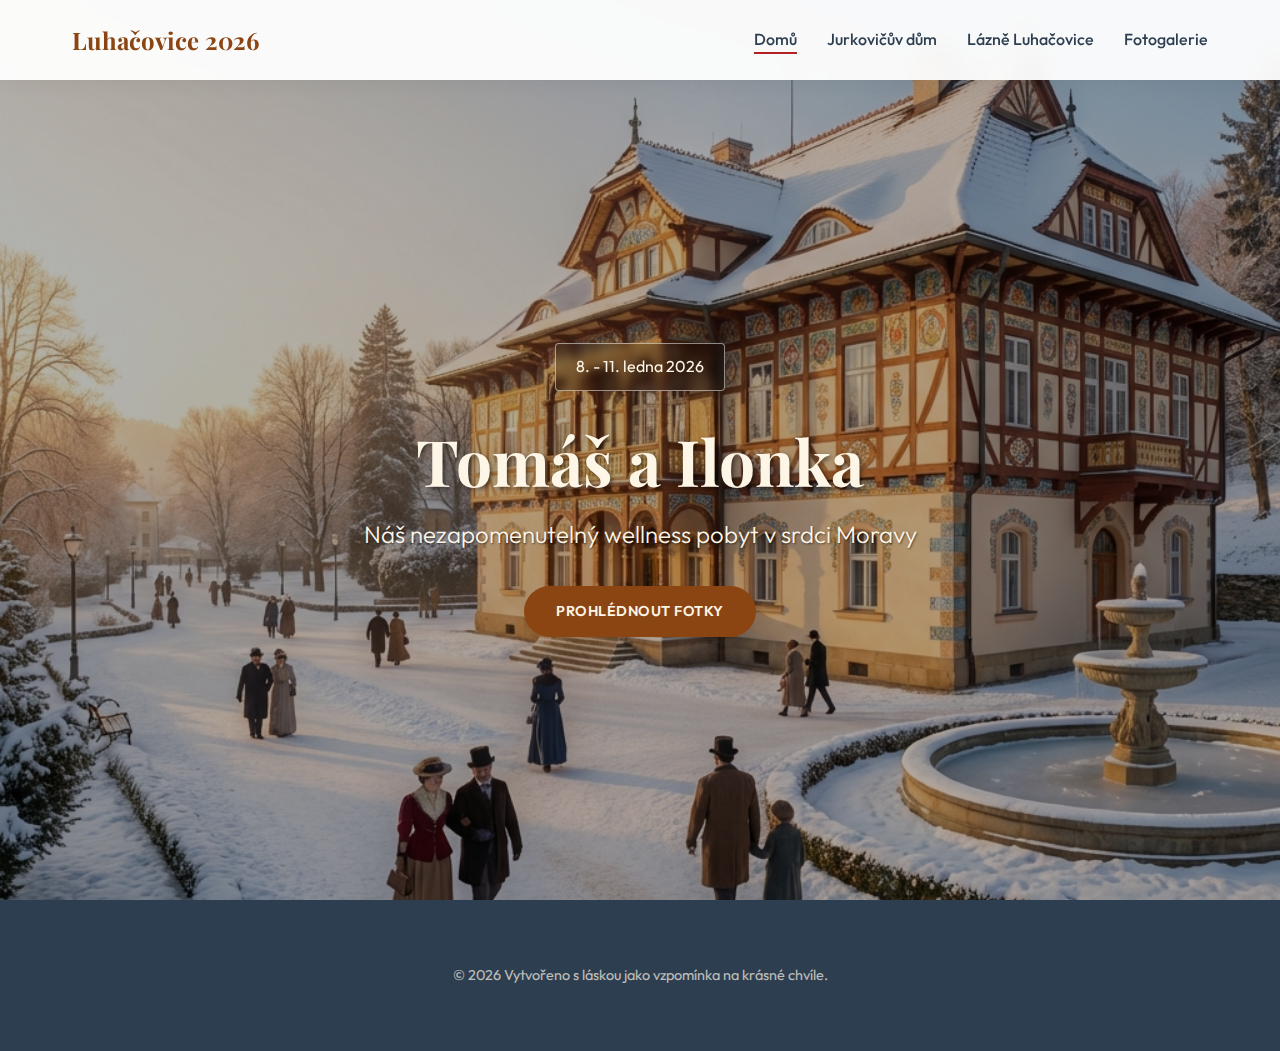
<file: index.html>
<!DOCTYPE html>
<html lang="cs">
<head>
    <meta charset="UTF-8">
    <meta name="viewport" content="width=device-width, initial-scale=1.0">
    <title>Tomáš a Ilonka - Vzpomínka na Luhačovice</title>
    <link rel="stylesheet" href="css/style.css">
    <link rel="icon" type="image/x-icon" href="favicon.ico"> 
</head>
<body>

    <header>
        <div class="container nav-container">
            <a href="index.html" class="logo">Luhačovice 2026</a>
            <nav>
                <ul class="nav-links">
                    <li><a href="index.html" class="active">Domů</a></li>
                    <li><a href="jurkovic.html">Jurkovičův dům</a></li>
                    <li><a href="lazne.html">Lázně Luhačovice</a></li>
                    <li><a href="galerie.html">Fotogalerie</a></li>
                </ul>
            </nav>
        </div>
    </header>

    <main>
        <section class="hero">
            <div class="hero-content">
                <div class="hero-date">8. - 11. ledna 2026</div>
                <h1>Tomáš a Ilonka</h1>
                <p>Náš nezapomenutelný wellness pobyt v srdci Moravy</p>
                <a href="galerie.html" class="btn">Prohlédnout fotky</a>
            </div>
        </section>
    </main>

    <footer>
        <div class="container">
            <p>&copy; 2026 Vytvořeno s láskou jako vzpomínka na krásné chvíle.</p>
        </div>
    </footer>

</body>
</html>
</file>
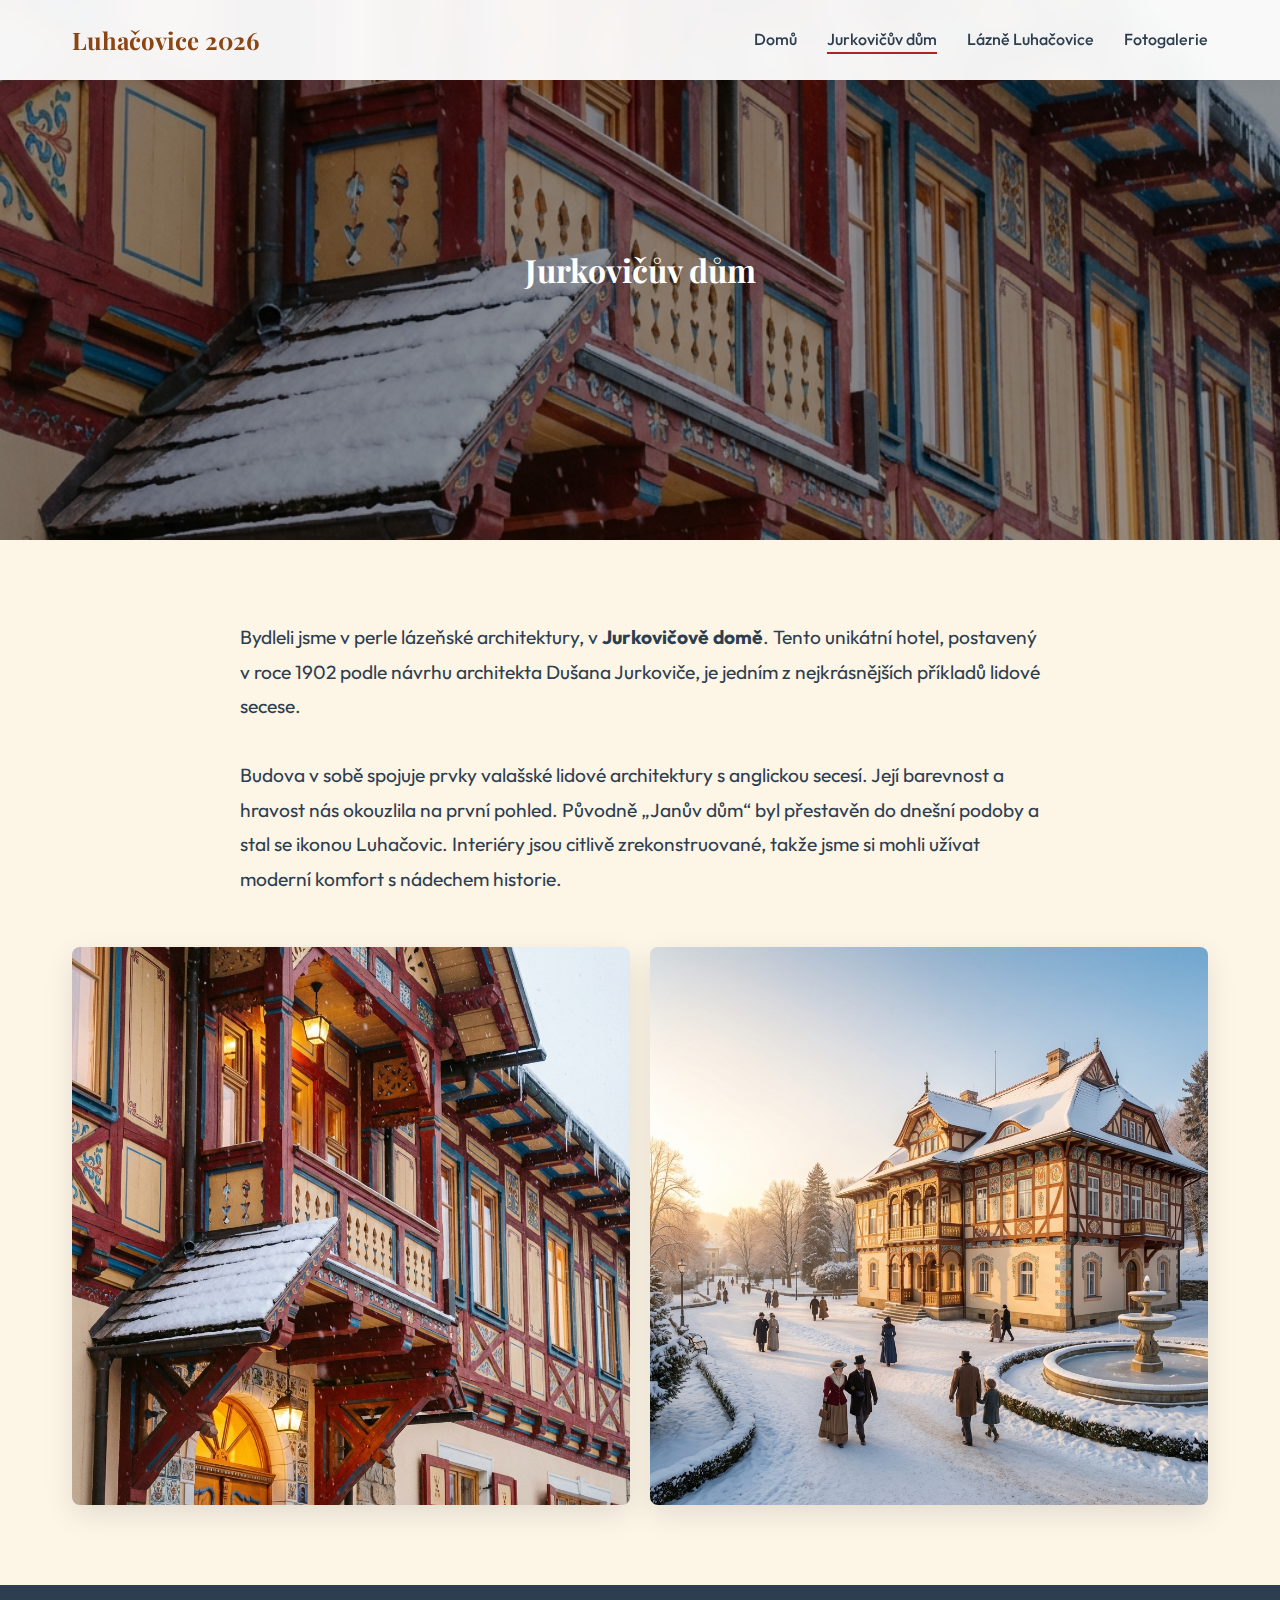
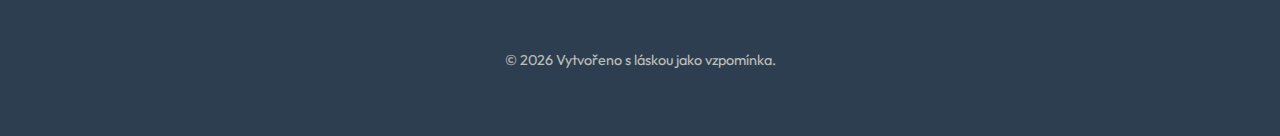
<file: jurkovic.html>
<!DOCTYPE html>
<html lang="cs">

<head>
    <meta charset="UTF-8">
    <meta name="viewport" content="width=device-width, initial-scale=1.0">
    <title>Jurkovičův dům - Luhačovice 2026</title>
    <link rel="stylesheet" href="css/style.css">
</head>

<body>

    <header>
        <div class="container nav-container">
            <a href="index.html" class="logo">Luhačovice 2026</a>
            <nav>
                <ul class="nav-links">
                    <li><a href="index.html">Domů</a></li>
                    <li><a href="jurkovic.html" class="active">Jurkovičův dům</a></li>
                    <li><a href="lazne.html">Lázně Luhačovice</a></li>
                    <li><a href="galerie.html">Fotogalerie</a></li>
                </ul>
            </nav>
        </div>
    </header>

    <main>
        <section class="page-header"
            style="background-image: linear-gradient(rgba(0,0,0,0.4), rgba(0,0,0,0.4)), url('jurkovic_detail_art.png'); height: 60vh; background-size: cover; background-position: center; display: flex; align-items: center; justify-content: center; color: white; text-align: center;">
            <div class="container">
                <h1>Jurkovičův dům</h1>
            </div>
        </section>

        <section class="content-section" style="padding: 80px 0;">
            <div class="container">
                <div class="content-text"
                    style="max-width: 800px; margin: 0 auto; font-size: 1.2rem; line-height: 1.8;">
                    <p>Bydleli jsme v perle lázeňské architektury, v <strong>Jurkovičově domě</strong>. Tento unikátní
                        hotel, postavený v roce 1902 podle návrhu architekta Dušana Jurkoviče, je jedním z
                        nejkrásnějších příkladů lidové secese.</p>
                    <br>
                    <p>Budova v sobě spojuje prvky valašské lidové architektury s anglickou secesí. Její barevnost a
                        hravost nás okouzlila na první pohled. Původně „Janův dům“ byl přestavěn do dnešní podoby a stal
                        se ikonou Luhačovic. Interiéry jsou citlivě zrekonstruované, takže jsme si mohli užívat moderní
                        komfort s nádechem historie.</p>
                </div>

                <div class="image-grid"
                    style="display: grid; grid-template-columns: 1fr 1fr; gap: 20px; margin-top: 50px;">
                    <!-- Using the same art for now, normally would have more variants -->
                    <img src="jurkovic_detail_art.png" alt="Detail architektury"
                        style="width: 100%; border-radius: 8px; box-shadow: var(--card-shadow);">
                    <img src="luha_hero_art.png" alt="Jurkovičův dům v zimě"
                        style="width: 100%; border-radius: 8px; box-shadow: var(--card-shadow);">
                </div>
            </div>
        </section>
    </main>

    <footer>
        <div class="container">
            <p>&copy; 2026 Vytvořeno s láskou jako vzpomínka.</p>
        </div>
    </footer>

</body>

</html>
</file>
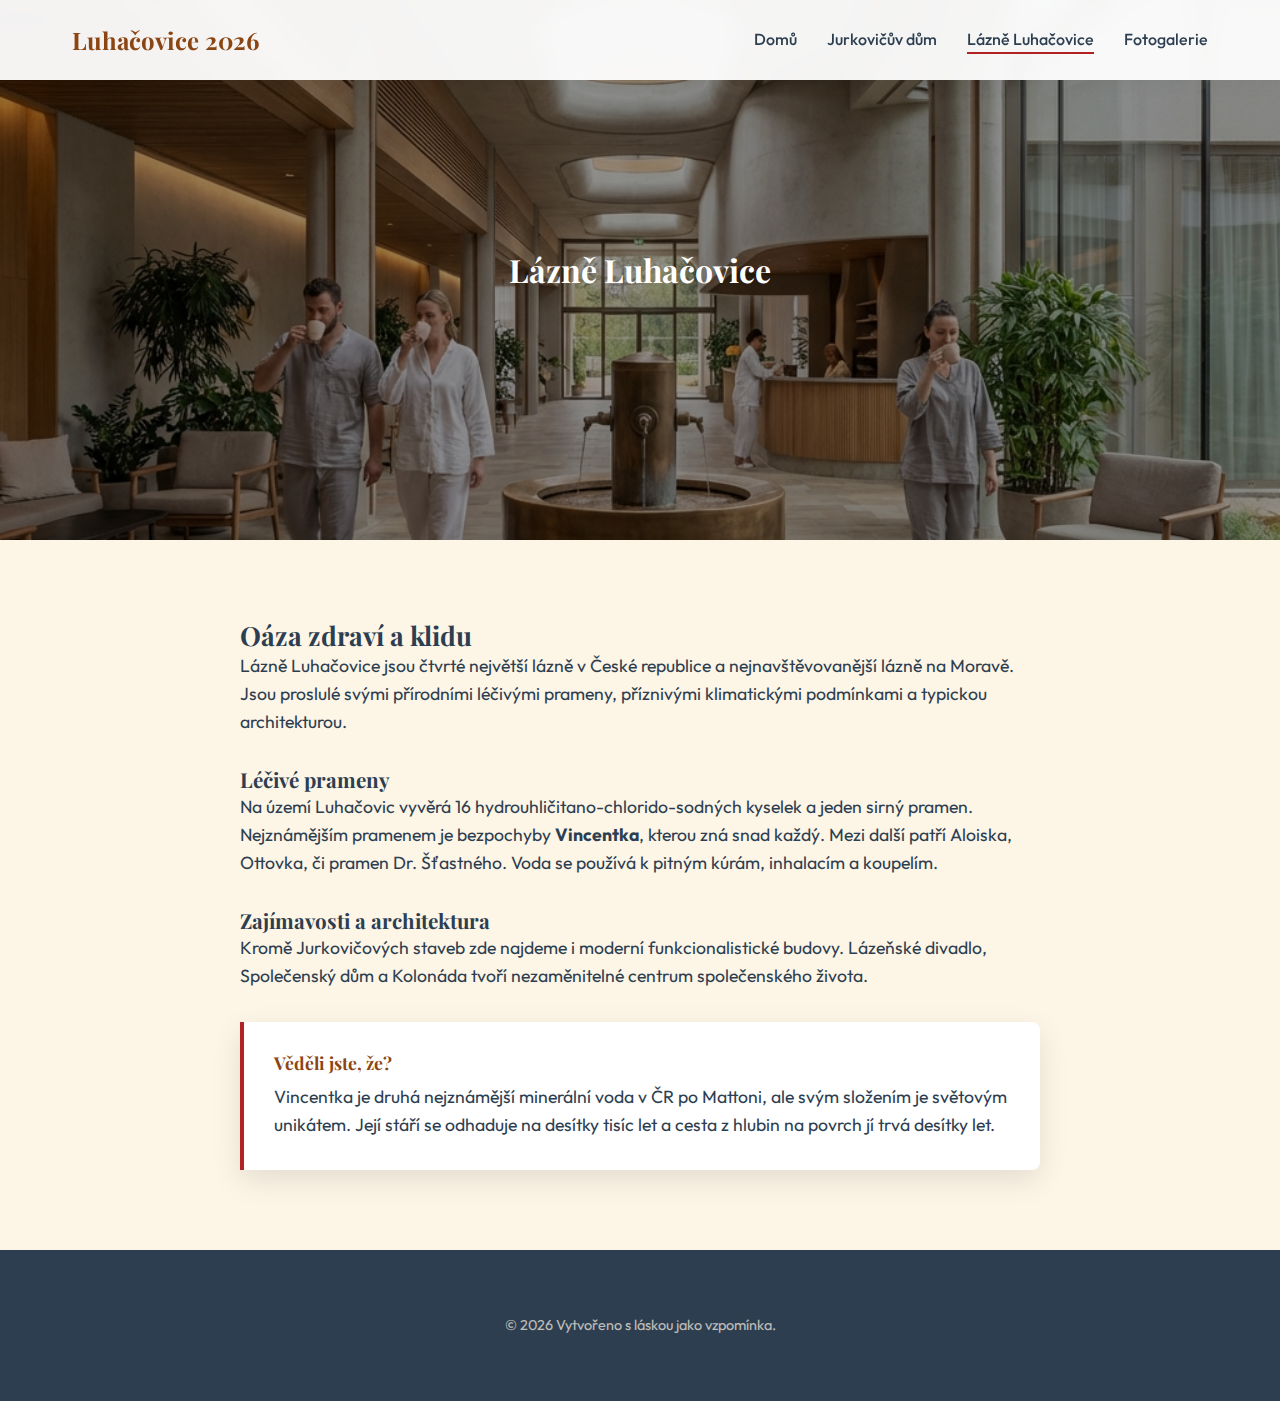
<file: lazne.html>
<!DOCTYPE html>
<html lang="cs">

<head>
    <meta charset="UTF-8">
    <meta name="viewport" content="width=device-width, initial-scale=1.0">
    <title>Lázně Luhačovice - Luhačovice 2026</title>
    <link rel="stylesheet" href="css/style.css">
</head>

<body>

    <header>
        <div class="container nav-container">
            <a href="index.html" class="logo">Luhačovice 2026</a>
            <nav>
                <ul class="nav-links">
                    <li><a href="index.html">Domů</a></li>
                    <li><a href="jurkovic.html">Jurkovičův dům</a></li>
                    <li><a href="lazne.html" class="active">Lázně Luhačovice</a></li>
                    <li><a href="galerie.html">Fotogalerie</a></li>
                </ul>
            </nav>
        </div>
    </header>

    <main>
        <section class="page-header"
            style="background-image: linear-gradient(rgba(0,0,0,0.4), rgba(0,0,0,0.4)), url('lazne_colonnade_art.png'); height: 60vh; background-size: cover; background-position: center; display: flex; align-items: center; justify-content: center; color: white; text-align: center;">
            <div class="container">
                <h1>Lázně Luhačovice</h1>
            </div>
        </section>

        <section class="content-section" style="padding: 80px 0;">
            <div class="container">
                <article style="max-width: 800px; margin: 0 auto; font-size: 1.1rem;">
                    <h2>Oáza zdraví a klidu</h2>
                    <p style="margin-bottom: 2rem;">Lázně Luhačovice jsou čtvrté největší lázně v České republice a
                        nejnavštěvovanější lázně na Moravě. Jsou proslulé svými přírodními léčivými prameny, příznivými
                        klimatickými podmínkami a typickou architekturou.</p>

                    <h3>Léčivé prameny</h3>
                    <p style="margin-bottom: 2rem;">Na území Luhačovic vyvěrá 16 hydrouhličitano-chlorido-sodných
                        kyselek a jeden sirný pramen. Nejznámějším pramenem je bezpochyby <strong>Vincentka</strong>,
                        kterou zná snad každý. Mezi další patří Aloiska, Ottovka, či pramen Dr. Šťastného. Voda se
                        používá k pitným kúrám, inhalacím a koupelím.</p>

                    <h3>Zajímavosti a architektura</h3>
                    <p style="margin-bottom: 2rem;">Kromě Jurkovičových staveb zde najdeme i moderní funkcionalistické
                        budovy. Lázeňské divadlo, Společenský dům a Kolonáda tvoří nezaměnitelné centrum společenského
                        života.</p>

                    <div
                        style="background-color: var(--bg-white); padding: 30px; border-left: 4px solid var(--accent-color); border-radius: 0 8px 8px 0; margin-top: 30px; box-shadow: var(--card-shadow);">
                        <h4 style="color: var(--primary-color); margin-bottom: 10px;">Věděli jste, že?</h4>
                        <p>Vincentka je druhá nejznámější minerální voda v ČR po Mattoni, ale svým složením je světovým
                            unikátem. Její stáří se odhaduje na desítky tisíc let a cesta z hlubin na povrch jí trvá
                            desítky let.</p>
                    </div>
                </article>
            </div>
        </section>
    </main>

    <footer>
        <div class="container">
            <p>&copy; 2026 Vytvořeno s láskou jako vzpomínka.</p>
        </div>
    </footer>

</body>

</html>
</file>
<file: css/style.css>
@import url('https://fonts.googleapis.com/css2?family=Outfit:wght@300;400;600;700&family=Playfair+Display:ital,wght@0,400;0,700;1,400&display=swap');

:root {
    /* Color Palette - Wellness & Luxury */
    --primary-color: #8B4513; /* SaddleBrown/Jurkovic Wood */
    --secondary-color: #CD853F; /* Peru/Goldish */
    --accent-color: #B22222; /* FireBrick/Jurkovic Red key accents */
    --text-color: #2C3E50;
    --text-light: #FDF5E6; /* OldLace */
    --bg-color: #FDF5E6;
    --bg-white: #FFFFFF;
    --card-shadow: 0 10px 30px rgba(0,0,0,0.1);
    --transition-speed: 0.3s ease;
    
    /* Spacing */
    --container-width: 1200px;
    --spacing-sm: 1rem;
    --spacing-md: 2rem;
    --spacing-lg: 4rem;
}

* {
    margin: 0;
    padding: 0;
    box-sizing: border-box;
}

body {
    font-family: 'Outfit', sans-serif;
    color: var(--text-color);
    background-color: var(--bg-color);
    line-height: 1.6;
    overflow-x: hidden;
}

h1, h2, h3, h4 {
    font-family: 'Playfair Display', serif;
    font-weight: 700;
    line-height: 1.2;
}

a {
    text-decoration: none;
    color: inherit;
    transition: var(--transition-speed);
}

ul {
    list-style: none;
}

/* Utilities */
.container {
    max-width: var(--container-width);
    margin: 0 auto;
    padding: 0 var(--spacing-md);
}

.btn {
    display: inline-block;
    padding: 12px 30px;
    background-color: var(--primary-color);
    color: var(--text-light);
    border-radius: 50px;
    font-weight: 600;
    letter-spacing: 0.5px;
    text-transform: uppercase;
    font-size: 0.9rem;
    border: 2px solid transparent;
}

.btn:hover {
    background-color: transparent;
    border-color: var(--primary-color);
    color: var(--primary-color);
}

/* Header & Nav */
header {
    background-color: rgba(255, 255, 255, 0.95);
    backdrop-filter: blur(10px);
    position: fixed;
    width: 100%;
    top: 0;
    z-index: 1000;
    box-shadow: 0 2px 20px rgba(0,0,0,0.05);
}

.nav-container {
    display: flex;
    justify-content: space-between;
    align-items: center;
    height: 80px;
}

.logo {
    font-family: 'Playfair Display', serif;
    font-size: 1.5rem;
    font-weight: 700;
    color: var(--primary-color);
}

.nav-links {
    display: flex;
    gap: 30px;
}

.nav-links a {
    font-weight: 500;
    font-size: 1rem;
    position: relative;
    color: var(--text-color);
}

.nav-links a::after {
    content: '';
    position: absolute;
    width: 0;
    height: 2px;
    bottom: -5px;
    left: 0;
    background-color: var(--accent-color);
    transition: width 0.3s;
}

.nav-links a:hover::after,
.nav-links a.active::after {
    width: 100%;
}

/* Hero Section */
.hero {
    height: 100vh;
    background-image: linear-gradient(rgba(0,0,0,0.3), rgba(0,0,0,0.3)), url('../luha_hero_art.png'); /* To be generated */
    background-size: cover;
    background-position: center;
    background-attachment: fixed;
    display: flex;
    align-items: center;
    justify-content: center;
    text-align: center;
    color: var(--text-light);
    padding-top: 80px;
}

.hero-content {
    max-width: 800px;
    animation: fadeIn Up 1s ease-out;
}

.hero h1 {
    font-size: 4rem;
    margin-bottom: var(--spacing-sm);
    text-shadow: 2px 2px 4px rgba(0,0,0,0.5);
}

.hero p {
    font-size: 1.5rem;
    margin-bottom: var(--spacing-md);
    font-weight: 300;
    text-shadow: 1px 1px 2px rgba(0,0,0,0.5);
}

.hero-date {
    display: inline-block;
    padding: 10px 20px;
    border: 1px solid rgba(255,255,255,0.5);
    border-radius: 4px;
    background: rgba(0,0,0,0.2);
    backdrop-filter: blur(5px);
    margin-bottom: var(--spacing-md);
}

/* Animations */
@keyframes fadeInUp {
    from {
        opacity: 0;
        transform: translateY(30px);
    }
    to {
        opacity: 1;
        transform: translateY(0);
    }
}

/* Footer */
footer {
    background-color: var(--text-color);
    color: var(--text-light);
    padding: var(--spacing-lg) 0;
    text-align: center;
}

footer p {
    opacity: 0.7;
    font-size: 0.9rem;
}
</file>
